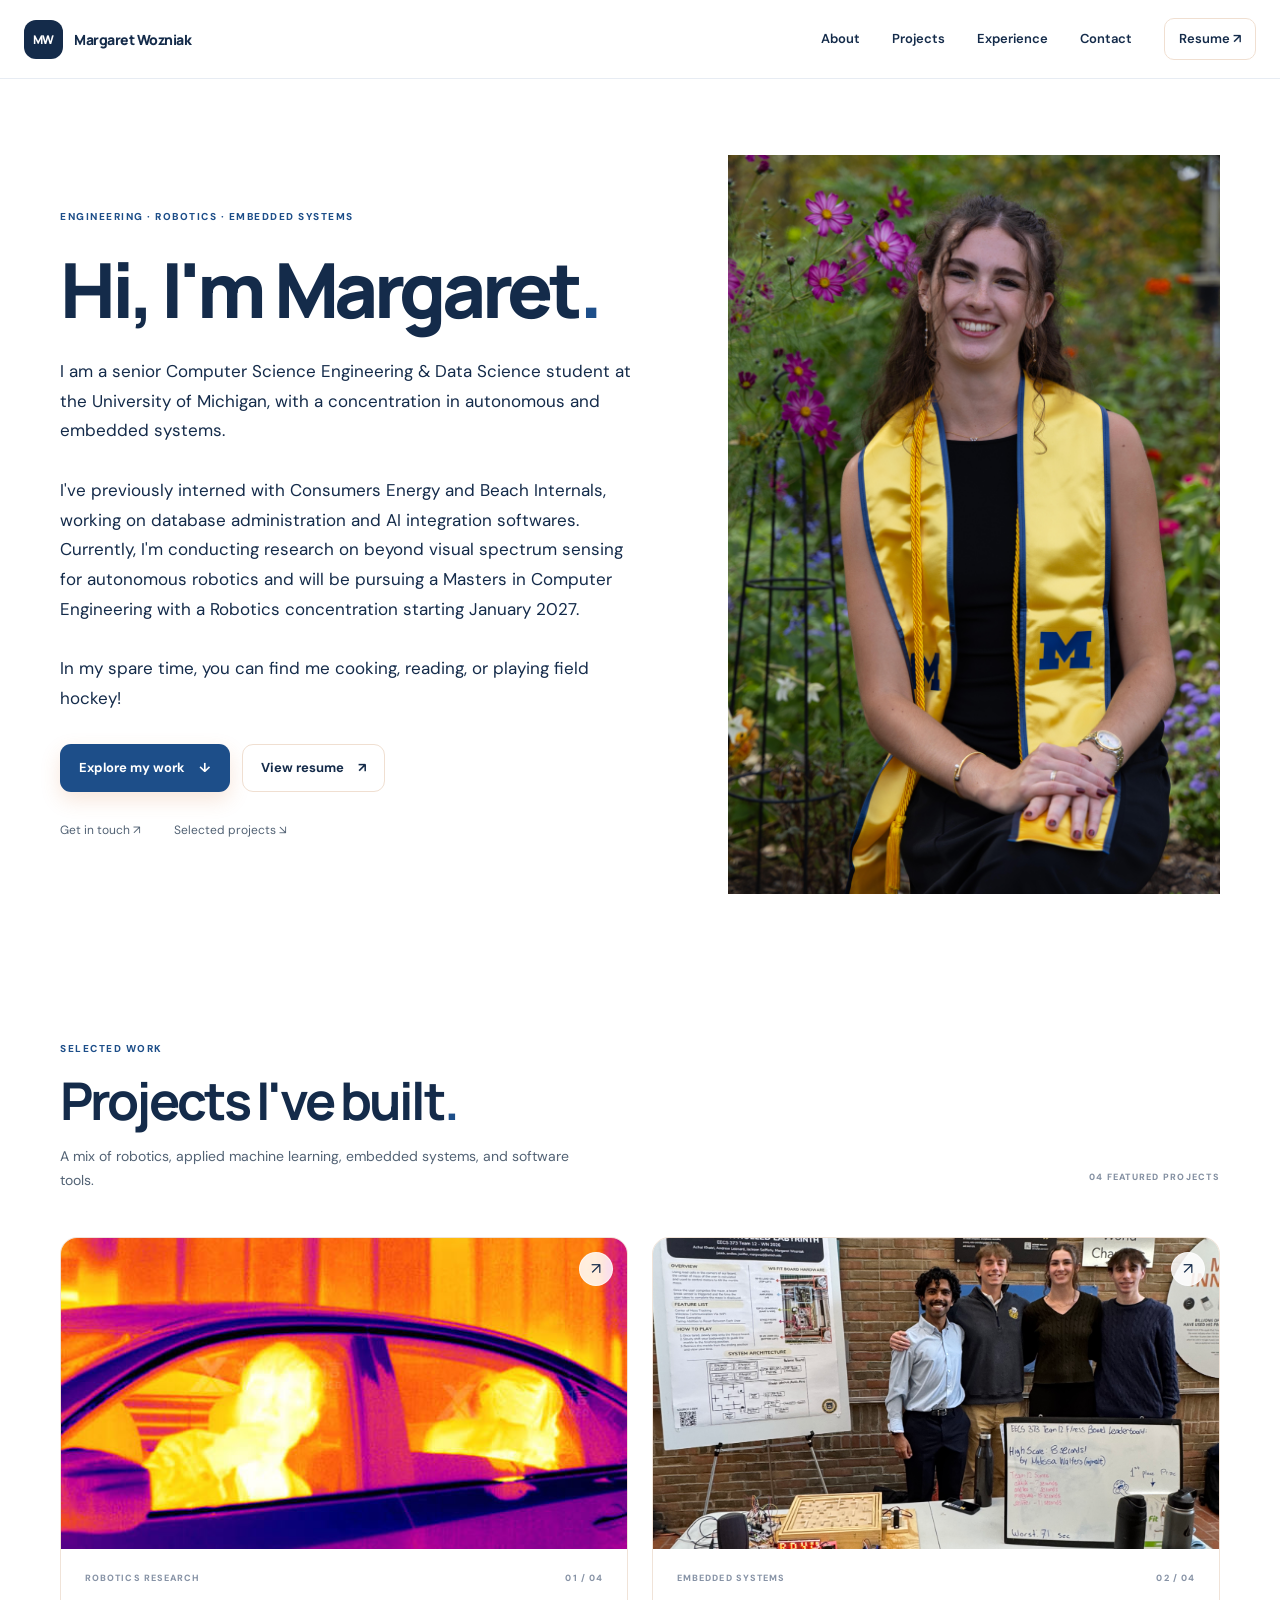
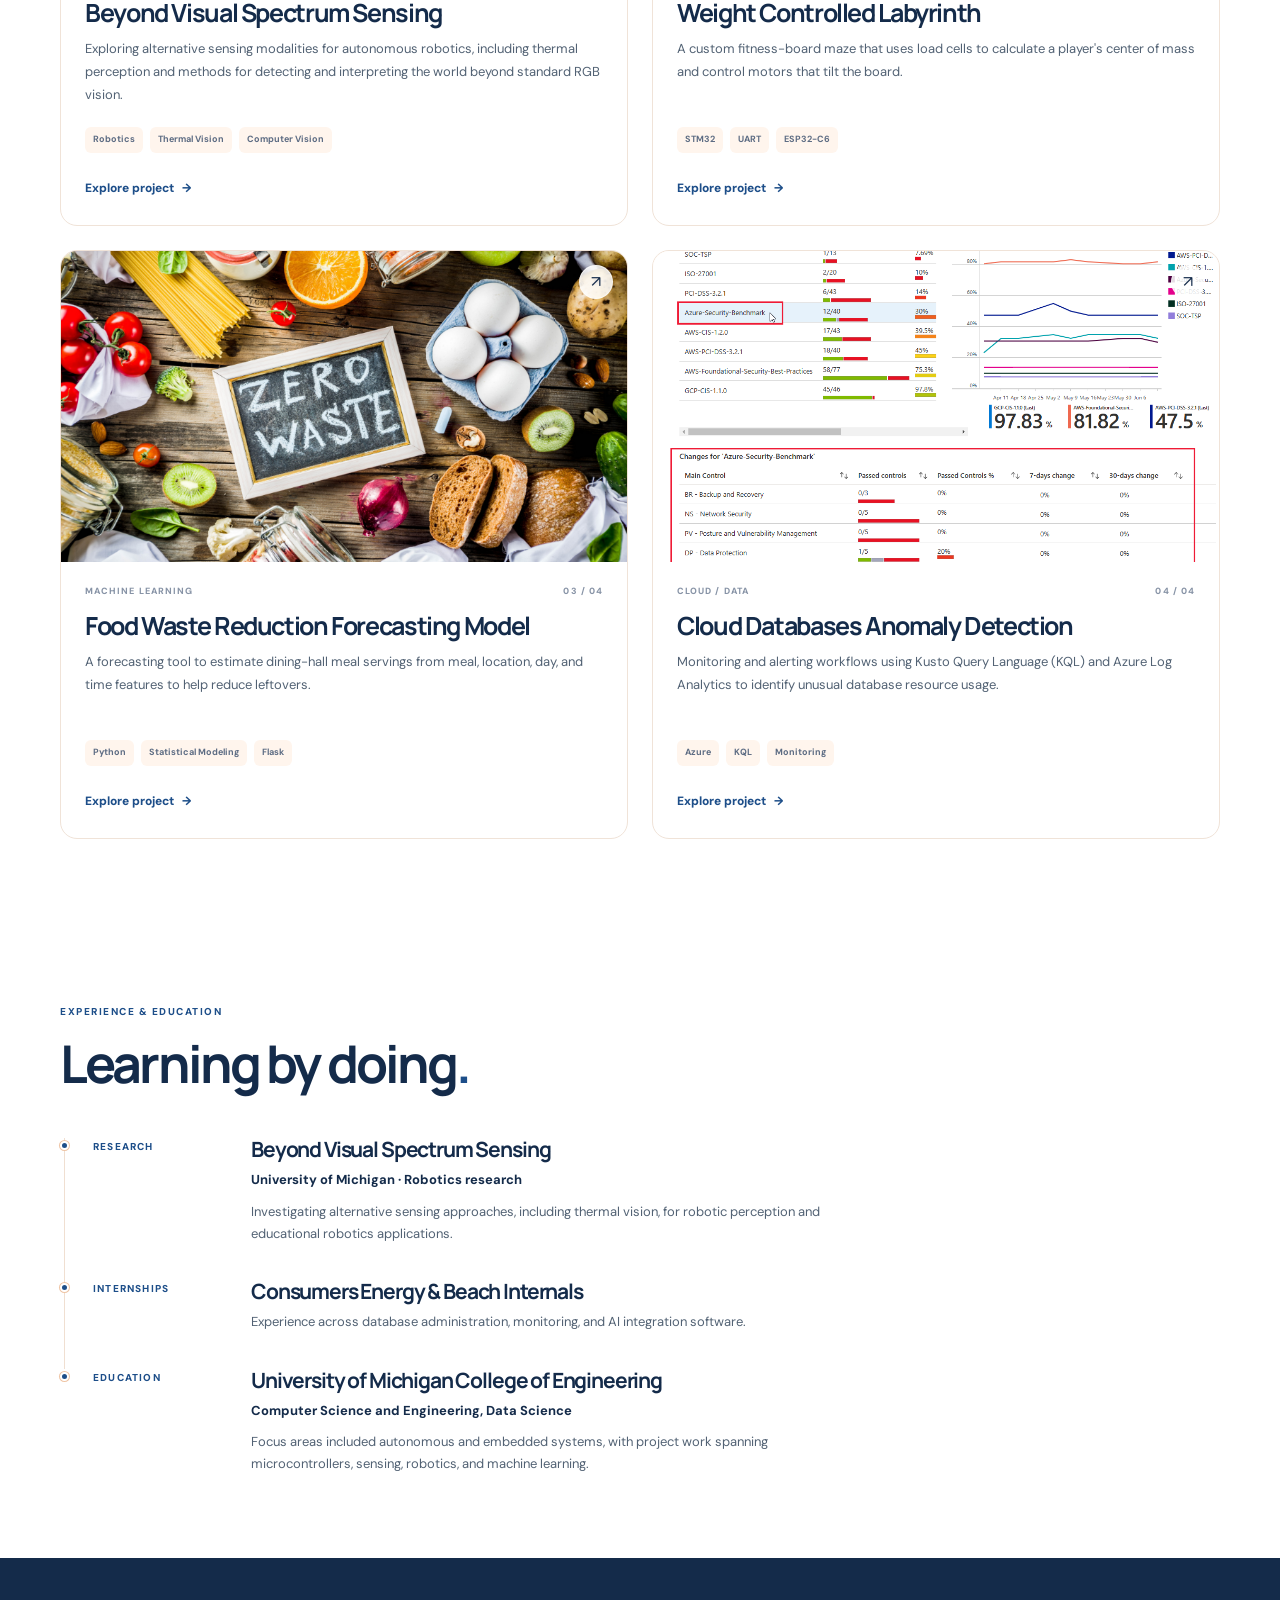
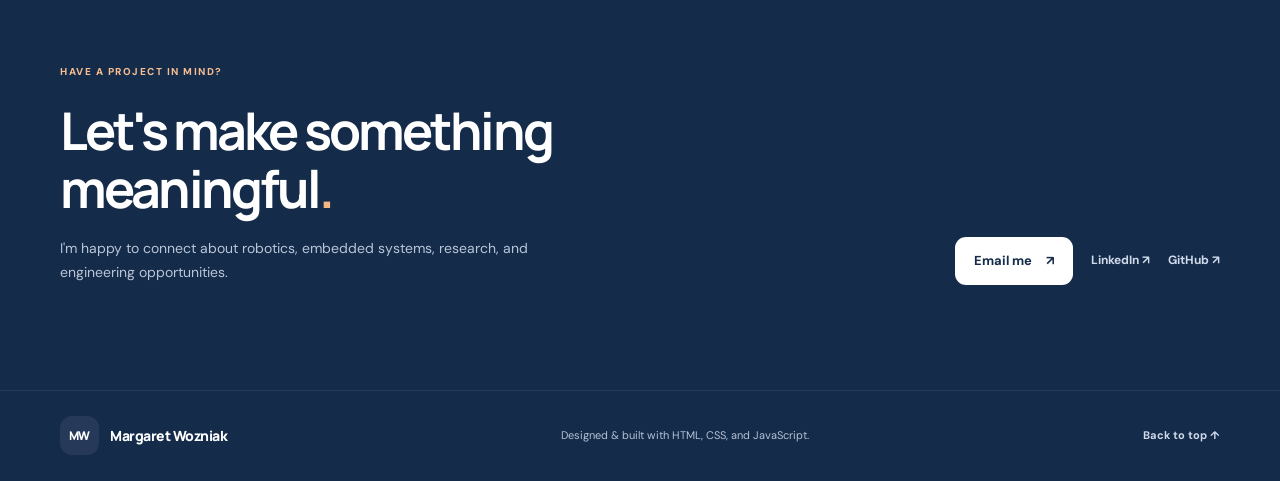
<file: index.html>
<!DOCTYPE html>
<html lang="en">
<head>
  <meta charset="UTF-8">
  <meta name="viewport" content="width=device-width, initial-scale=1">
  <meta name="description" content="Margaret Wozniak's engineering portfolio featuring robotics, embedded systems, sensing, machine learning, and software projects.">
  <meta name="theme-color" content="#f8fafc">
  <title>Margaret Wozniak | Engineering Portfolio</title>
  <link rel="preconnect" href="https://fonts.googleapis.com">
  <link rel="preconnect" href="https://fonts.gstatic.com" crossorigin>
  <link href="https://fonts.googleapis.com/css2?family=DM+Sans:wght@400;500;600;700&family=Manrope:wght@400;500;600;700;800&display=swap" rel="stylesheet">
  <link rel="stylesheet" href="css/style.css">
  <script src="js/main.js" defer></script>
</head>
<body>
  <a class="skip-link" href="#main">Skip to content</a>

  <header class="site-header">
    <div class="nav-shell">
      <a class="brand" href="#home" aria-label="Margaret Wozniak home">
        <span class="brand-mark">MW</span>
        <span class="brand-name">Margaret Wozniak</span>
      </a>

      <button class="menu-toggle" type="button" aria-expanded="false" aria-controls="primary-navigation">
        <span class="sr-only">Toggle navigation</span>
        <span></span><span></span><span></span>
      </button>

      <nav class="primary-nav" id="primary-navigation" aria-label="Primary navigation">
        <a href="#home">About</a>
        <a href="#projects">Projects</a>
        <a href="#experience">Experience</a>
        <a href="#contact">Contact</a>
        <a class="nav-resume" href="assets/documents/M.Wozniak Resume 2026.pdf" data-resume-popup>Resume <span aria-hidden="true">↗</span></a>
      </nav>
    </div>
  </header>

  <main id="main">
    <section class="hero section-shell" id="home">
      <div class="hero-copy reveal">
        <p class="eyebrow"></span> Engineering · Robotics · Embedded Systems</p>
        <h1>Hi, I'm Margaret<span class="period">.</span></h1>
        <p class="hero-lede original-intro">I am a senior Computer Science Engineering & Data Science student at the University of Michigan, with a concentration in autonomous and embedded systems. <br><br>I've previously interned with Consumers Energy and Beach Internals, working on database administration and AI integration softwares. Currently, I'm conducting research on beyond visual spectrum sensing for autonomous robotics and will be pursuing a Masters in Computer Engineering with a Robotics concentration starting January 2027. <br><br> In my spare time, you can find me cooking, reading, or playing field hockey!</p>
        <div class="hero-actions">
          <a class="button button-primary" href="#projects">Explore my work <span aria-hidden="true">↓</span></a>
          <a class="button button-secondary" href="assets/documents/M.Wozniak Resume 2026.pdf" data-resume-popup>View resume <span aria-hidden="true">↗</span></a>
        </div>
        <div class="hero-links" aria-label="Professional links">
          <a href="#contact">Get in touch <span aria-hidden="true">↗</span></a>
          <span class="link-divider" aria-hidden="true"></span>
          <a href="#projects">Selected projects <span aria-hidden="true">↘</span></a>
        </div>
      </div>

      <div class="hero-visual reveal" aria-label="Portfolio introduction illustration">
        <img src="assets/images/grad photo website.jpg" alt="Margaret Wozniak wearing a Michigan stole and honor cords in a garden.">
      </div>
    </section>
    <section class="section projects-section" id="projects">
      <div class="section-shell">
        <div class="section-heading section-heading-row reveal">
          <div>
            <p class="eyebrow">Selected work</p>
            <h2>Projects I've built<span class="period">.</span></h2>
            <p class="section-intro">A mix of robotics, applied machine learning, embedded systems, and software tools.</p>
          </div>
          <span class="project-count">04 FEATURED PROJECTS</span>
        </div>

        <div class="project-grid">
          <article class="project-card project-card-featured reveal">
            <a class="project-image image-thermal" href="projects/beyond-visual-spectrum-sensing.html" aria-label="View Beyond Visual Spectrum Sensing project">
              <div class="image-placeholder thermal-art" role="img" aria-label="Abstract thermal sensing illustration">
                <img src="assets/images/thermal.jpeg" alt="A thermal image of a driver in a car">
              </div>
              <span class="image-arrow" aria-hidden="true">↗</span>
            </a>
            <div class="project-body">
              <div class="project-meta"><span>ROBOTICS RESEARCH</span><span>01 / 04</span></div>
              <h3><a href="projects/beyond-visual-spectrum-sensing.html">Beyond Visual Spectrum Sensing</a></h3>
              <p>Exploring alternative sensing modalities for autonomous robotics, including thermal perception and methods for detecting and interpreting the world beyond standard RGB vision.</p>
              <div class="tag-list"><span>Robotics</span><span>Thermal Vision</span><span>Computer Vision</span></div>
              <a class="text-link" href="projects/beyond-visual-spectrum-sensing.html">Explore project <span aria-hidden="true">→</span></a>
            </div>
          </article>

          <article class="project-card reveal">
            <a class="project-image" href="projects/weight-controlled-labyrinth.html" aria-label="View Weight Controlled Labyrinth project">
              <div class="image-placeholder maze-art" role="img" aria-label="Abstract labyrinth and embedded control illustration">
                <img src="assets/images/IMG_4592.jpeg" alt="An image of four engineers and a weight controller labyrinth in an expo setting">
              </div>
              <span class="image-arrow" aria-hidden="true">↗</span>
            </a>
            <div class="project-body">
              <div class="project-meta"><span>EMBEDDED SYSTEMS</span><span>02 / 04</span></div>
              <h3><a href="projects/weight-controlled-labyrinth.html">Weight Controlled Labyrinth</a></h3>
              <p>A custom fitness-board maze that uses load cells to calculate a player's center of mass and control motors that tilt the board.</p>
              <div class="tag-list"><span>STM32</span><span>UART</span><span>ESP32-C6</span></div>
              <a class="text-link" href="projects/weight-controlled-labyrinth.html">Explore project <span aria-hidden="true">→</span></a>
            </div>
          </article>

          <article class="project-card reveal">
            <a class="project-image" href="projects/food-waste-forecasting.html" aria-label="View Food Waste Reduction Forecasting Model project">
              <div class="image-placeholder forecast-art" role="img" aria-label="Abstract forecasting chart illustration">
                <img src="assets/images/Food waste.webp" alt="An image showing food with reduce food waste written in the middle">
              </div>
              <span class="image-arrow" aria-hidden="true">↗</span>
            </a>
            <div class="project-body">
              <div class="project-meta"><span>MACHINE LEARNING</span><span>03 / 04</span></div>
              <h3><a href="projects/food-waste-forecasting.html">Food Waste Reduction Forecasting Model</a></h3>
              <p>A forecasting tool to estimate dining-hall meal servings from meal, location, day, and time features to help reduce leftovers.</p>
              <div class="tag-list"><span>Python</span><span>Statistical Modeling</span><span>Flask</span></div>
              <a class="text-link" href="projects/food-waste-forecasting.html">Explore project <span aria-hidden="true">→</span></a>
            </div>
          </article>

          <article class="project-card reveal">
            <a class="project-image" href="projects/cloud-database-anomaly-detection.html" aria-label="View Cloud Databases Anomaly Detection project">
              <div class="image-placeholder cloud-art" role="img" aria-label="Abstract cloud monitoring dashboard illustration">
                <img src="assets/images/compliance-over-time-details.png" alt="An image showing an Azure monitoring dashboard">
              </div>
              <span class="image-arrow" aria-hidden="true">↗</span>
            </a>
            <div class="project-body">
              <div class="project-meta"><span>CLOUD / DATA</span><span>04 / 04</span></div>
              <h3><a href="projects/cloud-database-anomaly-detection.html">Cloud Databases Anomaly Detection</a></h3>
              <p>Monitoring and alerting workflows using Kusto Query Language (KQL) and Azure Log Analytics to identify unusual database resource usage.</p>
              <div class="tag-list"><span>Azure</span><span>KQL</span><span>Monitoring</span></div>
              <a class="text-link" href="projects/cloud-database-anomaly-detection.html">Explore project <span aria-hidden="true">→</span></a>
            </div>
          </article>
        </div>
      </div>
    </section>

    <section class="section section-shell experience-section" id="experience">
      <div class="section-heading reveal">
        <p class="eyebrow">Experience & education</p>
        <h2>Learning by doing<span class="period">.</span></h2>
      </div>
      <div class="timeline">
        <article class="timeline-item reveal">
          <div class="timeline-marker"></div>
          <div class="timeline-date">RESEARCH</div>
          <div class="timeline-content">
            <h3>Beyond Visual Spectrum Sensing</h3>
            <p class="timeline-subtitle">University of Michigan · Robotics research</p>
            <p>Investigating alternative sensing approaches, including thermal vision, for robotic perception and educational robotics applications.</p>
          </div>
        </article>
        <article class="timeline-item reveal">
          <div class="timeline-marker"></div>
          <div class="timeline-date">INTERNSHIPS</div>
          <div class="timeline-content">
            <h3>Consumers Energy & Beach Internals</h3>
            <p>Experience across database administration, monitoring, and AI integration software.</p>
          </div>
        </article>
        <article class="timeline-item reveal">
          <div class="timeline-marker"></div>
          <div class="timeline-date">EDUCATION</div>
          <div class="timeline-content">
            <h3>University of Michigan College of Engineering</h3>
            <p class="timeline-subtitle">Computer Science and Engineering, Data Science</p>
            <p>Focus areas included autonomous and embedded systems, with project work spanning microcontrollers, sensing, robotics, and machine learning.</p>
          </div>
        </article>
      </div>
    </section>

    <section class="contact-section" id="contact">
      <div class="section-shell contact-inner reveal">
        <div>
          <p class="eyebrow eyebrow-light">Have a project in mind?</p>
          <h2>Let's make something<br>meaningful<span class="contact-period">.</span></h2>
          <p>I'm happy to connect about robotics, embedded systems, research, and engineering opportunities.</p>
        </div>
        <div class="contact-actions">
          <a class="button button-light" href="mailto:margwoz@umich.edu">Email me <span aria-hidden="true">↗</span></a>
          <a class="contact-social" href="https://www.linkedin.com/in/margaret-wozniak/" aria-label="www.linkedin.com/in/margaret-wozniak">LinkedIn <span aria-hidden="true">↗</span></a>
          <a class="contact-social" href="https://github.com/margwoz" aria-label="https://github.com/margwoz">GitHub <span aria-hidden="true">↗</span></a>
        </div>
      </div>
    </section>
  </main>


  <dialog class="resume-dialog" id="resume-dialog" aria-labelledby="resume-dialog-title">
    <div class="resume-dialog-header">
      <div><p class="eyebrow">Curriculum vitae</p><h2 id="resume-dialog-title">Resume</h2></div>
      <button class="resume-close" type="button" aria-label="Close resume preview" data-resume-close>×</button>
    </div>
    <div class="resume-preview">
      <iframe title="Resume PDF preview" src="assets/documents/M.Wozniak Resume 2026.pdf#view=FitH"></iframe>
      <div class="resume-missing">
        <h3>Add your resume PDF</h3>
        <p>Place your file at <code>assets/documents/resume.pdf</code> to display it here.</p>
      </div>
    </div>
    <div class="resume-dialog-footer"><a class="button button-primary" href="assets/documents/M.Wozniak Resume 2026.pdf.pdf" download>Download PDF <span aria-hidden="true">↓</span></a><button class="button button-secondary" type="button" data-resume-close>Close</button></div>
  </dialog>

  <footer class="site-footer">
    <div class="section-shell footer-inner">
      <a class="brand footer-brand" href="#home"><span class="brand-mark">MW</span><span class="brand-name">Margaret Wozniak</span></a>
      <p>Designed & built with HTML, CSS, and JavaScript.</p>
      <a class="back-to-top" href="#home">Back to top ↑</a>
    </div>
  </footer>
</body>
</html>
</file>
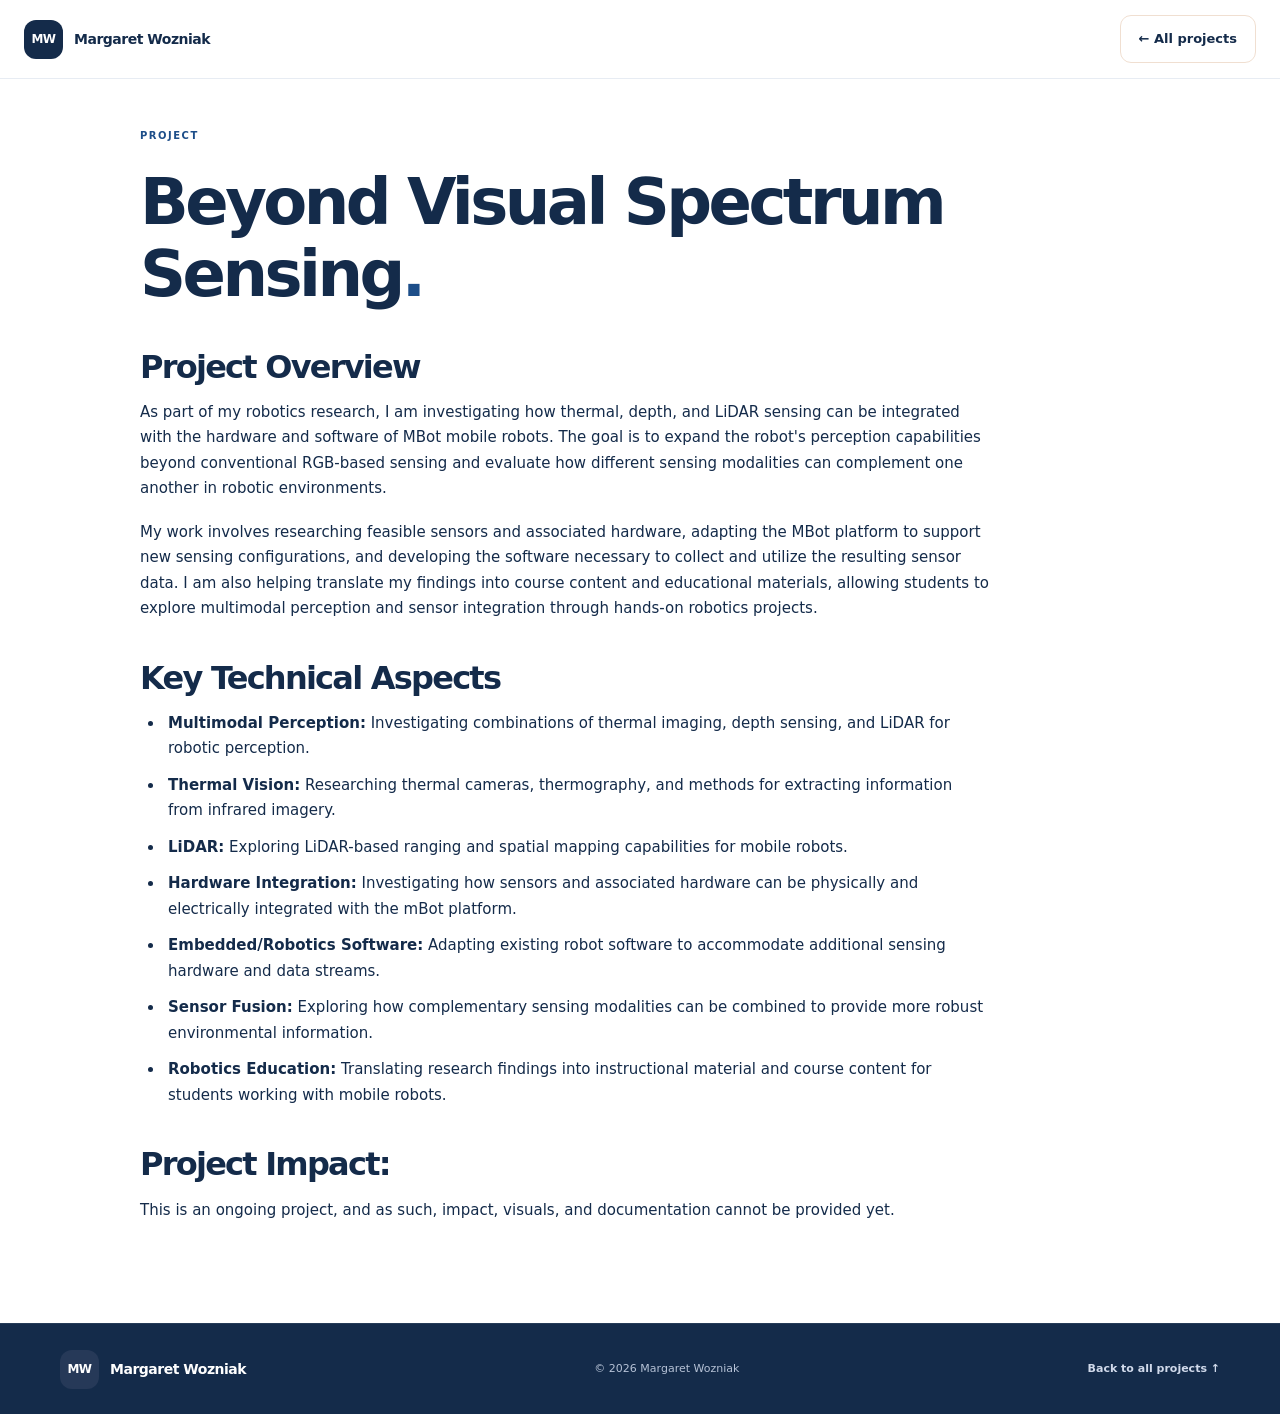
<file: beyond-visual-spectrum-sensing.html>
<!DOCTYPE html>
<html lang="en">
<head>
  <meta charset="UTF-8">
  <meta name="viewport" content="width=device-width, initial-scale=1">
  <meta name="description" content="Research into thermal, depth, and LiDAR sensing for autonomous robotics.">
  <title>Beyond Visual Spectrum Sensing | Margaret Wozniak</title>
  <link rel="stylesheet" href="../css/style.css">
  <script src="../js/main.js" defer></script>
</head>
<body>
  <header class="site-header">
    <div class="nav-shell">
      <a class="brand" href="../index.html"><span class="brand-mark">MW</span><span class="brand-name">Margaret Wozniak</span></a>
      <a class="button button-secondary" href="../index.html#projects">← All projects</a>
    </div>
  </header>
  <main class="section section-shell project-detail">
    <p class="eyebrow">Project</p>
    <h1>Beyond Visual Spectrum Sensing<span class="period">.</span></h1>
    
    <section class="project-copy">
      <h2>Project Overview</h2>
      <p>As part of my robotics research, I am investigating how thermal, depth, and LiDAR sensing can be integrated with the hardware and software of MBot mobile robots. The goal is to expand the robot's perception capabilities beyond conventional RGB-based sensing and evaluate how different sensing modalities can complement one another in robotic environments.</p>
      <p>My work involves researching feasible sensors and associated hardware, adapting the MBot platform to support new sensing configurations, and developing the software necessary to collect and utilize the resulting sensor data. I am also helping translate my findings into course content and educational materials, allowing students to explore multimodal perception and sensor integration through hands-on robotics projects.</p>
      <h2>Key Technical Aspects</h2>
      <ul class="original-project-list"><li><b>Multimodal Perception:</b> Investigating combinations of thermal imaging, depth sensing, and LiDAR for robotic perception.</li><li><b>Thermal Vision:</b> Researching thermal cameras, thermography, and methods for extracting information from infrared imagery.</li><li><b>LiDAR:</b> Exploring LiDAR-based ranging and spatial mapping capabilities for mobile robots.</li><li><b>Hardware Integration:</b> Investigating how sensors and associated hardware can be physically and electrically integrated with the mBot platform.</li><li><b>Embedded/Robotics Software:</b> Adapting existing robot software to accommodate additional sensing hardware and data streams.</li><li><b>Sensor Fusion:</b> Exploring how complementary sensing modalities can be combined to provide more robust environmental information.</li><li><b>Robotics Education:</b> Translating research findings into instructional material and course content for students working with mobile robots.</li></ul>
      <h2>Project Impact:</h2>
      <p>This is an ongoing project, and as such, impact, visuals, and documentation cannot be provided yet.</p>
    </section>
  </main>
  <footer class="site-footer"><div class="footer-inner section-shell"><a class="brand footer-brand" href="../index.html"><span class="brand-mark">MW</span><span class="brand-name">Margaret Wozniak</span></a><p>© 2026 Margaret Wozniak</p><a class="back-to-top" href="../index.html#projects">Back to all projects ↑</a></div></footer>
</body>
</html>
</file>
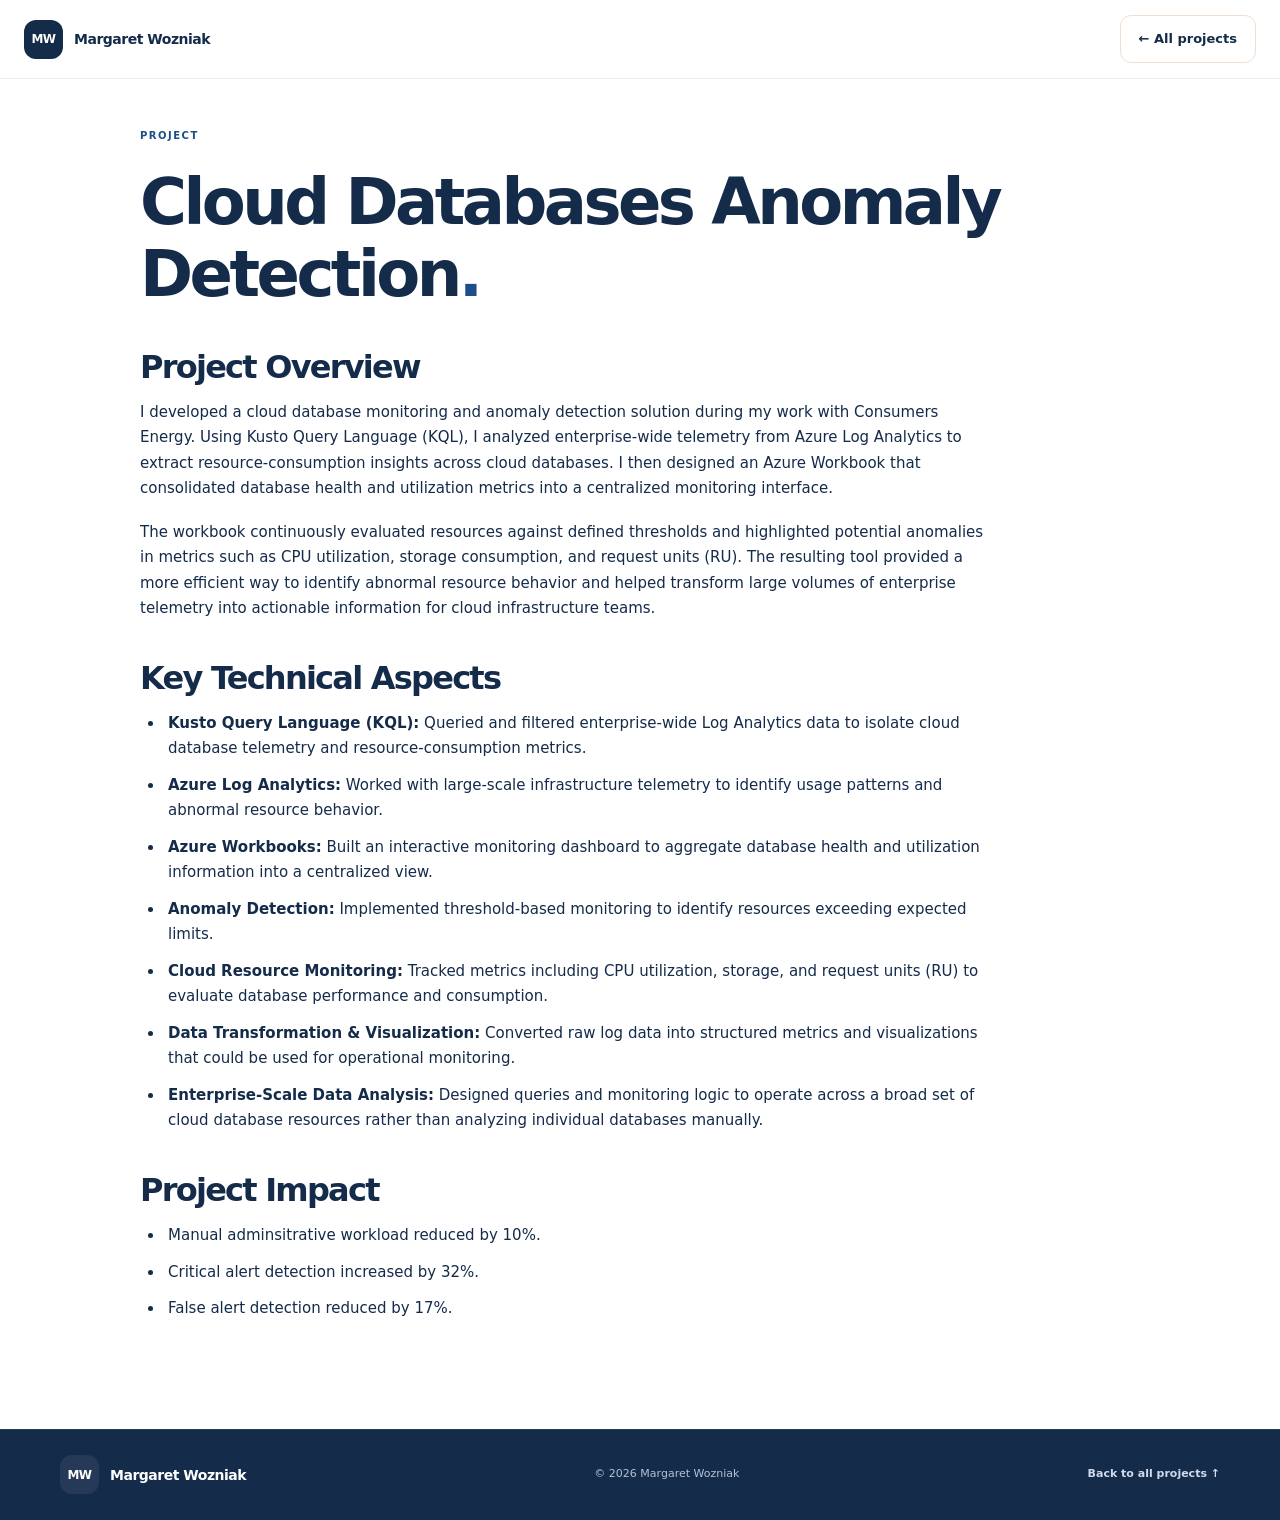
<file: cloud-database-anomaly-detection.html>
<!DOCTYPE html>
<html lang="en">
<head>
  <meta charset="UTF-8">
  <meta name="viewport" content="width=device-width, initial-scale=1">
  <meta name="description" content="Cloud database monitoring and anomaly detection using Azure Log Analytics, KQL, and Azure Workbooks.">
  <title>Cloud Databases Anomaly Detection | Margaret Wozniak</title>
  <link rel="stylesheet" href="../css/style.css">
  <script src="../js/main.js" defer></script>
</head>
<body>
  <header class="site-header">
    <div class="nav-shell">
      <a class="brand" href="../index.html"><span class="brand-mark">MW</span><span class="brand-name">Margaret Wozniak</span></a>
      <a class="button button-secondary" href="../index.html#projects">← All projects</a>
    </div>
  </header>
  <main class="section section-shell project-detail">
    <p class="eyebrow">Project</p>
    <h1>Cloud Databases Anomaly Detection<span class="period">.</span></h1>
    
    <section class="project-copy">
      <h2>Project Overview</h2>
      <p>I developed a cloud database monitoring and anomaly detection solution during my work with Consumers Energy. Using Kusto Query Language (KQL), I analyzed enterprise-wide telemetry from Azure Log Analytics to extract resource-consumption insights across cloud databases. I then designed an Azure Workbook that consolidated database health and utilization metrics into a centralized monitoring interface.</p>
      <p>The workbook continuously evaluated resources against defined thresholds and highlighted potential anomalies in metrics such as CPU utilization, storage consumption, and request units (RU). The resulting tool provided a more efficient way to identify abnormal resource behavior and helped transform large volumes of enterprise telemetry into actionable information for cloud infrastructure teams.</p>
      <h2>Key Technical Aspects</h2>
      <ul class="original-project-list"><li><b>Kusto Query Language (KQL):</b> Queried and filtered enterprise-wide Log Analytics data to isolate cloud database telemetry and resource-consumption metrics.</li><li><b>Azure Log Analytics:</b> Worked with large-scale infrastructure telemetry to identify usage patterns and abnormal resource behavior.</li><li><b>Azure Workbooks:</b> Built an interactive monitoring dashboard to aggregate database health and utilization information into a centralized view.</li><li><b>Anomaly Detection:</b> Implemented threshold-based monitoring to identify resources exceeding expected limits.</li><li><b>Cloud Resource Monitoring:</b> Tracked metrics including CPU utilization, storage, and request units (RU) to evaluate database performance and consumption.</li><li><b>Data Transformation & Visualization:</b> Converted raw log data into structured metrics and visualizations that could be used for operational monitoring.</li><li><b>Enterprise-Scale Data Analysis:</b> Designed queries and monitoring logic to operate across a broad set of cloud database resources rather than analyzing individual databases manually.</li></ul>
      <h2>Project Impact</h2>
      <ul class="original-project-list"><li>Manual adminsitrative workload reduced by 10%.</li><li>Critical alert detection increased by 32%.</li><li>False alert detection reduced by 17%.</li></ul>
    </section>
  </main>
  <footer class="site-footer"><div class="footer-inner section-shell"><a class="brand footer-brand" href="../index.html"><span class="brand-mark">MW</span><span class="brand-name">Margaret Wozniak</span></a><p>© 2026 Margaret Wozniak</p><a class="back-to-top" href="../index.html#projects">Back to all projects ↑</a></div></footer>
</body>
</html>
</file>
<file: css/style.css>
/* Margaret Wozniak portfolio — shared styles */
:root {
  color-scheme: light;
  --navy: #142B4A;
  --blue: #1D4E89;
  --blue-dark: #163B68;
  --orange: #B94E00;
  --orange-dark: #963F00;
  --background: #FFFFFF;
  --blue-pale: #EAF2F8;
  --orange-pale: #FFF1E6;
  --ink: #142B4A;
  --body-text: #263548;
  --muted: #526274;
  --border: #B8C8D8;
  --radius: 20px;
  --shadow: 0 18px 50px rgba(24, 45, 82, .08);
  --font-body: "DM Sans", system-ui, -apple-system, BlinkMacSystemFont, "Segoe UI", sans-serif;
  --font-heading: "Manrope", var(--font-body);
}
* { box-sizing: border-box; }
html { scroll-behavior: smooth; scroll-padding-top: 92px; }
body { margin: 0; color: var(--ink); background: var(--paper); font-family: var(--font-body); line-height: 1.7; -webkit-font-smoothing: antialiased; }
body.menu-open { overflow: hidden; }
a { color: inherit; text-decoration: none; }
a:focus-visible, button:focus-visible { outline: 3px solid #f0a66d; outline-offset: 4px; }
img { max-width: 100%; display: block; }
button, input, textarea { font: inherit; }
::selection { color: #fff; background: var(--blue); }
.skip-link { position: absolute; z-index: 1000; top: -60px; left: 16px; padding: 10px 14px; background: var(--ink); color: #fff; border-radius: 8px; }
.skip-link:focus { top: 12px; }
.sr-only { position: absolute; width: 1px; height: 1px; padding: 0; margin: -1px; overflow: hidden; clip: rect(0,0,0,0); white-space: nowrap; border: 0; }
.section-shell { width: min(1160px, calc(100% - 48px)); margin-inline: auto; }
.site-header { position: sticky; z-index: 100; top: 0; border-bottom: 1px solid rgba(228,233,241,.86); background: rgba(255,255,255,.88); backdrop-filter: blur(16px); }
.nav-shell { width: min(1240px, calc(100% - 48px)); min-height: 78px; margin: auto; display: flex; align-items: center; justify-content: space-between; gap: 32px; }
.brand { display: inline-flex; align-items: center; gap: 11px; flex-shrink: 0; }
.brand-mark { display: grid; place-items: center; width: 39px; height: 39px; border-radius: 12px; background: var(--ink); color: #fff; font: 800 12px var(--font-heading); letter-spacing: -.04em; }
.brand-name { font: 800 14px var(--font-heading); letter-spacing: -.035em; }
.primary-nav { display: flex; align-items: center; gap: clamp(18px, 2.5vw, 34px); }
.primary-nav > a { color: var(--ink-soft); font-size: 13px; font-weight: 600; transition: color .2s ease; }
.primary-nav > a:hover, .primary-nav > a[aria-current="location"] { color: var(--blue); }
.primary-nav .nav-resume { padding: 9px 14px; border: 1px solid #f0dfd1; border-radius: 10px; color: var(--ink); }
.primary-nav .nav-resume:hover { border-color: var(--blue); background: var(--blue-pale); }
.menu-toggle { display: none; border: 0; padding: 8px; background: transparent; color: var(--ink); cursor: pointer; }
.menu-toggle span:not(.sr-only) { display: block; width: 23px; height: 2px; margin: 5px 0; border-radius: 2px; background: currentColor; transition: transform .2s ease, opacity .2s ease; }
.hero { display: grid; grid-template-columns: 1.08fr .92fr; align-items: center; gap: clamp(40px, 7vw, 94px); padding-block: clamp(42px, 6vw, 76px) 64px; min-height: 540px; }
.eyebrow { display: flex; align-items: center; gap: 9px; margin: 0 0 22px; color: var(--blue); font-size: 10px; font-weight: 800; letter-spacing: .15em; text-transform: uppercase; }
.status-dot, .chip-pulse { width: 7px; height: 7px; border-radius: 50%; background: #3bbd8a; box-shadow: 0 0 0 4px #fff0e4; }
h1, h2, h3, p { margin-top: 0; }
h1, h2, h3 { font-family: var(--font-heading); letter-spacing: -.055em; line-height: 1.13; }
h1 { max-width: 660px; margin-bottom: 24px; font-size: clamp(46px, 6vw, 76px); font-weight: 800; }
.period { color: var(--blue); }
.hero-lede { max-width: 600px; margin-bottom: 15px; color: var(--ink-soft); font-size: clamp(17px, 1.8vw, 20px); line-height: 1.65; }
.hero-context { max-width: 560px; color: var(--muted); font-size: 14px; }
.hero-actions { display: flex; flex-wrap: wrap; gap: 12px; margin-top: 30px; }
.button { display: inline-flex; min-height: 48px; align-items: center; justify-content: center; gap: 14px; padding: 12px 18px; border: 1px solid transparent; border-radius: 11px; font-size: 13px; font-weight: 700; transition: transform .2s ease, background .2s ease, box-shadow .2s ease; }
.button:hover { transform: translateY(-2px); }
.button-primary { background: var(--blue); color: #fff; box-shadow: 0 8px 20px rgba(217,119,54,.18); }
.button-primary:hover { background: var(--blue-dark); box-shadow: 0 12px 24px rgba(217,119,54,.24); }
.button-secondary { border-color: #f0dfd1; background: #fff; color: var(--ink); }
.button-secondary:hover { border-color: #f0c7a7; background: var(--paper-soft); }
.hero-links { display: flex; align-items: center; gap: 16px; margin-top: 28px; color: var(--muted); font-size: 12px; }
.hero-links a:hover { color: var(--blue); }
.link-divider { width: 1px; height: 14px; background: var(--line); }
.hero-visual { position: relative; display: grid; place-items: center; min-height: 390px; isolation: isolate; }
.visual-grid { position: absolute; z-index: -2; inset: 0; background-image: linear-gradient(rgba(217,119,54,.08) 1px, transparent 1px), linear-gradient(90deg, rgba(217,119,54,.08) 1px, transparent 1px); background-size: 28px 28px; mask-image: radial-gradient(ellipse, #000 12%, transparent 73%); }
.visual-orbit { position: absolute; z-index: -1; border: 1px solid rgba(217,119,54,.18); border-radius: 50%; transform: rotate(-23deg); }
.orbit-one { width: 360px; height: 235px; }
.orbit-two { width: 430px; height: 290px; transform: rotate(37deg); border-color: rgba(217,119,54,.12); }
.visual-card { position: relative; width: min(340px, 82%); padding: 22px; border: 1px solid rgba(255,255,255,.9); border-radius: 22px; background: linear-gradient(145deg, rgba(255,255,255,.97), rgba(242,246,255,.94)); box-shadow: 0 24px 80px rgba(139,77,35,.15); transform: rotate(-3deg); }
.visual-card-top { display: flex; align-items: center; gap: 5px; padding-bottom: 19px; border-bottom: 1px solid #f0e3d8; }
.mini-dot { width: 6px; height: 6px; border-radius: 50%; background: #c6d0e1; }
.visual-label { margin-left: auto; color: #7c8ba3; font-size: 8px; font-weight: 800; letter-spacing: .12em; }
.visual-monogram { margin-top: 24px; color: var(--ink); font: 800 clamp(64px, 8vw, 88px)/1 var(--font-heading); letter-spacing: -.09em; }
.visual-monogram span { color: var(--blue); }
.visual-card p { margin: 13px 0 25px; color: #596b86; font: 600 17px/1.5 var(--font-heading); }
.visual-tags { display: flex; flex-wrap: wrap; gap: 7px; }
.visual-tags span { padding: 5px 9px; border: 1px solid #f0dfd1; border-radius: 7px; background: #fff; color: #50617c; font-size: 10px; font-weight: 700; }
.floating-chip { position: absolute; display: flex; align-items: center; gap: 9px; padding: 11px 14px; border: 1px solid #f0dfd1; border-radius: 12px; background: rgba(255,255,255,.96); box-shadow: 0 12px 35px rgba(139,77,35,.10); color: var(--ink-soft); font-size: 11px; font-weight: 700; animation: float 5s ease-in-out infinite; }
.chip-top { top: 53px; right: -2px; }
.chip-bottom { bottom: 48px; left: 0; animation-delay: -2.5s; }
.chip-icon { display: grid; place-items: center; width: 24px; height: 24px; border-radius: 7px; background: var(--blue-pale); color: var(--blue); font-size: 15px; }
.chip-pulse { width: 7px; height: 7px; }
.visual-spark { position: absolute; color: var(--blue); font-size: 26px; }
.spark-one { top: 30px; left: 50px; }
.spark-two { right: 35px; bottom: 55px; font-size: 32px; }
.quick-facts { display: grid; grid-template-columns: repeat(4, 1fr); border-top: 1px solid var(--line); border-bottom: 1px solid var(--line); padding-block: 22px; }
.fact { display: flex; align-items: center; gap: 12px; padding-inline: 18px; color: var(--ink-soft); font-size: 12px; font-weight: 700; }
.fact:first-child { padding-left: 0; }
.fact + .fact { border-left: 1px solid var(--line); }
.fact-number { color: var(--blue); font-size: 10px; font-weight: 800; letter-spacing: .08em; }
.section { padding-block: clamp(52px, 6.5vw, 82px); }
.section-heading { margin-bottom: 44px; }
.section-heading .eyebrow { margin-bottom: 15px; }
.section-heading h2, .contact-inner h2 { margin-bottom: 0; font-size: clamp(34px, 4.6vw, 52px); }
.muted-heading { color: #8490a2; }
.about-layout { display: grid; grid-template-columns: 1.25fr .75fr; gap: clamp(40px, 8vw, 110px); }
.about-main { max-width: 680px; color: var(--ink-soft); font-size: 15px; }
.about-main p { margin-bottom: 18px; }
.about-main .large-copy { margin-bottom: 18px; color: var(--ink); font: 700 22px/1.5 var(--font-heading); letter-spacing: -.035em; }
.about-aside { align-self: start; padding: 28px; border: 1px solid var(--line); border-radius: var(--radius); background: var(--paper-soft); }
.aside-icon { display: grid; place-items: center; width: 42px; height: 42px; margin-bottom: 18px; border-radius: 12px; background: var(--blue-pale); color: var(--blue); font-size: 22px; }
.about-aside h3 { margin-bottom: 10px; font-size: 20px; }
.about-aside p { color: var(--muted); font-size: 13px; }
.skill-list, .tag-list { display: flex; flex-wrap: wrap; gap: 7px; }
.skill-list span { padding: 6px 9px; border: 1px solid #f1dfd1; border-radius: 7px; background: #fff; color: #53647c; font-size: 10px; font-weight: 700; }
.projects-section { background: var(--paper-soft); }
.section-heading-row { display: flex; align-items: end; justify-content: space-between; gap: 24px; }
.section-intro { max-width: 530px; margin: 15px 0 0; color: var(--muted); font-size: 14px; }
.project-count { padding-bottom: 8px; color: #8490a2; font-size: 9px; font-weight: 800; letter-spacing: .14em; white-space: nowrap; }
.project-grid { display: grid; grid-template-columns: repeat(2, minmax(0, 1fr)); gap: 24px; }
.project-card { overflow: hidden; border: 1px solid #f0e3d8; border-radius: 17px; background: #fff; transition: transform .25s ease, box-shadow .25s ease, border-color .25s ease; }
.project-card:hover { transform: translateY(-5px); border-color: #f0d9c7; box-shadow: var(--shadow); }
.project-image { position: relative; display: block; overflow: hidden; aspect-ratio: 1.82 / 1; background: #fff0e4; }
.image-placeholder { position: absolute; inset: 0; overflow: hidden; }
.image-placeholder img {display: block; width: 100%; height: 100%; object-fit: cover; object-position: center; }
.image-caption { position: absolute; right: 18px; bottom: 15px; z-index: 3; color: rgba(255,255,255,.84); font-size: 8px; font-weight: 800; letter-spacing: .16em; }
.image-arrow { position: absolute; z-index: 4; top: 14px; right: 14px; display: grid; place-items: center; width: 34px; height: 34px; border: 1px solid rgba(255,255,255,.5); border-radius: 50%; background: rgba(255,255,255,.86); color: var(--ink); font-size: 16px; transition: transform .2s ease; }
.project-card:hover .image-arrow { transform: translate(2px, -2px); }
.thermal-art { background: radial-gradient(circle at 53% 48%, #fff0b8 0 6%, #ffb47d 7% 14%, #e98962 25%, #c65f43 48%, #713c35 80%); }
.thermal-sun { position: absolute; top: 22%; left: 43%; width: 92px; height: 92px; border-radius: 50%; background: radial-gradient(circle, #fff5c2, #ffb07e 50%, rgba(255,144,149,.2) 72%); filter: blur(1px); }
.thermal-ring { position: absolute; top: 50%; left: 50%; border: 1px solid rgba(255,255,255,.28); border-radius: 50%; transform: translate(-50%,-50%); }
.ring-a { width: 210px; height: 130px; }
.ring-b { width: 330px; height: 220px; }
.maze-art { background: linear-gradient(135deg, #5b342e, #a95839 65%, #e2a16f); }
.maze-lines { position: absolute; inset: 12% 15%; opacity: .9; background: repeating-linear-gradient(90deg, transparent 0 28px, rgba(255,229,195,.75) 29px 32px, transparent 33px 55px), repeating-linear-gradient(0deg, transparent 0 28px, rgba(255,229,195,.75) 29px 32px, transparent 33px 55px); mask-image: radial-gradient(ellipse, #000 20%, transparent 78%); transform: rotate(-13deg) scale(1.15); }
.maze-ball { position: absolute; top: 43%; left: 55%; width: 25px; height: 25px; border: 5px solid rgba(255,255,255,.85); border-radius: 50%; background: #ffe0a3; box-shadow: 0 0 22px #ffe0a3; }
.forecast-art { background: linear-gradient(145deg, #58362f, #a95d3c 60%, #d98b58); }
.chart-axis { position: absolute; inset: 22% 12% 20%; border-left: 1px solid rgba(255,245,230,.55); border-bottom: 1px solid rgba(255,245,230,.55); }
.chart-bars { position: absolute; inset: 30% 18% 20%; display: flex; align-items: end; gap: 10px; }
.chart-bars i { flex: 1; border-radius: 4px 4px 0 0; background: linear-gradient(#ffd39d, #dc814d); }
.chart-bars i:nth-child(1) { height: 28%; }.chart-bars i:nth-child(2) { height: 44%; }.chart-bars i:nth-child(3) { height: 37%; }.chart-bars i:nth-child(4) { height: 65%; }.chart-bars i:nth-child(5) { height: 54%; }.chart-bars i:nth-child(6) { height: 82%; }.chart-bars i:nth-child(7) { height: 72%; }
.chart-line { position: absolute; top: 30%; left: 21%; width: 65%; height: 42%; border-top: 3px solid #fff0c9; transform: skewY(-16deg); filter: drop-shadow(0 0 5px rgba(255,225,170,.4)); }
.cloud-art { background: linear-gradient(135deg, #fff0dd, #f2b985 55%, #d97736); }
.cloud-shape { position: absolute; top: 22%; left: 20%; width: 170px; height: 75px; border-radius: 50px; background: rgba(255,255,255,.45); filter: blur(1px); }
.cloud-shape:before, .cloud-shape:after { content: ""; position: absolute; bottom: 15px; border-radius: 50%; background: inherit; }
.cloud-shape:before { left: 28px; width: 70px; height: 70px; }.cloud-shape:after { left: 78px; width: 92px; height: 92px; }
.cloud-panel { position: absolute; top: 30%; left: 42%; display: flex; align-items: end; gap: 6px; width: 135px; height: 85px; padding: 12px; border: 1px solid rgba(255,255,255,.8); border-radius: 10px; background: rgba(255,255,255,.88); box-shadow: 0 12px 30px rgba(34,58,119,.15); }
.cloud-panel span { flex: 1; border-radius: 3px 3px 0 0; background: #d97736; }.cloud-panel span:nth-child(1) { height: 35%; }.cloud-panel span:nth-child(2) { height: 62%; }.cloud-panel span:nth-child(3) { height: 48%; }.cloud-panel b { position: absolute; top: 20px; right: 12px; width: 35px; height: 3px; border-radius: 3px; background: #a94e2b; }
.project-body { padding: 22px 24px 25px; }
.project-meta { display: flex; justify-content: space-between; gap: 12px; margin-bottom: 13px; color: #8793a6; font-size: 9px; font-weight: 800; letter-spacing: .12em; }
.project-body h3 { margin-bottom: 11px; font-size: clamp(20px, 2vw, 25px); }
.project-body h3 a:hover { color: var(--blue); }
.project-body > p { min-height: 72px; margin-bottom: 17px; color: var(--muted); font-size: 13px; line-height: 1.75; }

.project-figure-grid { 
  display: grid; 
  justify-items: center;
  grid-template-columns: repeat(2, minmax(0, 1fr)); 
  gap: 24px; 
  align-items: center; /* Changed from start to center */
} 

.project-figure-grid .project-figure { 
  margin: 0; 
  min-width: 0; 
} 

.project-figure-grid .project-figure img { 
  display: block; 
  max-width: 100%; 
  height: auto; 
  border: 1px solid #D6DCE2; 
  border-radius: 6px; 
} 

.project-figure-grid .project-figure figcaption { 
  margin-top: 10px; 
}


/* Stack images on narrow screens */
@media (max-width: 650px) {
  .project-figure-grid {
    grid-template-columns: 1fr;
  }
}

.tag-list { margin-bottom: 20px; }
.tag-list span { padding: 5px 8px; border-radius: 6px; background: #fff5ed; color: #5d6c83; font-size: 9px; font-weight: 700; }
.text-link { display: inline-flex; align-items: center; gap: 8px; color: var(--blue); font-size: 12px; font-weight: 800; }
.text-link span { transition: transform .2s ease; }
.text-link:hover span { transform: translateX(4px); }
.content-note { margin: 20px 0 0; color: #7c8798; font-size: 11px; }
.timeline { max-width: 850px; margin-left: 4px; }
.timeline-item { position: relative; display: grid; grid-template-columns: 130px 1fr; gap: 28px; padding: 0 0 35px 28px; border-left: 1px solid #f0dfd1; }
.timeline-item:last-child { padding-bottom: 0; border-left-color: transparent; }
.timeline-marker { position: absolute; top: 3px; left: -5px; width: 9px; height: 9px; border: 2px solid #fff; border-radius: 50%; background: var(--blue); box-shadow: 0 0 0 1px #efc4a4; }
.timeline-date { color: var(--blue); font-size: 10px; font-weight: 800; letter-spacing: .12em; }
.timeline-content h3 { margin-bottom: 8px; font-size: 21px; }
.timeline-content p { max-width: 620px; margin-bottom: 0; color: var(--muted); font-size: 13px; }
.timeline-content .timeline-subtitle { margin-bottom: 9px; color: var(--ink-soft); font-weight: 700; }
.contact-section { padding-block: clamp(70px, 9vw, 105px); background: var(--navy); color: #fff; }
.contact-inner { display: flex; align-items: end; justify-content: space-between; gap: 50px; }
.eyebrow-light { color: #f5bd91; }
.contact-inner h2 { color: #fff; }
.contact-period { color: #f5b783; }
.contact-inner > div:first-child > p:last-child { max-width: 490px; margin: 18px 0 0; color: #bac5d8; font-size: 14px; }
.contact-actions { display: flex; flex-wrap: wrap; align-items: center; gap: 18px; min-width: 250px; }
.button-light { background: #fff; color: var(--navy); }
.button-light:hover { background: #fff0e4; }
.contact-social { color: #d1daeb; font-size: 12px; font-weight: 700; }
.contact-social:hover { color: #fff; }
.site-footer { border-top: 1px solid rgba(255,255,255,.08); background: var(--navy); color: #b6c2d6; }
.footer-inner { display: flex; align-items: center; justify-content: space-between; gap: 24px; min-height: 90px; }
.footer-brand .brand-mark { background: #263958; }
.footer-brand .brand-name { color: #fff; }
.footer-inner p { margin: 0; font-size: 11px; }
.back-to-top { color: #d1daeb; font-size: 11px; font-weight: 700; }
.back-to-top:hover { color: #fff; }
.reveal { opacity: 1; transform: none; }
.js-enabled .reveal { opacity: 0; transform: translateY(16px); transition: opacity .65s ease, transform .65s cubic-bezier(.2,.7,.2,1); }
.js-enabled .reveal.is-visible { opacity: 1; transform: translateY(0); }
@keyframes float { 0%, 100% { transform: translateY(0); } 50% { transform: translateY(-8px); } }

@media (min-width: 1400px) { .hero { padding-block: 78px 76px; } }
@media (max-width: 900px) {
  .hero { grid-template-columns: 1fr .85fr; gap: 25px; }
  .hero-visual { min-height: 340px; }
  .floating-chip { font-size: 10px; }
  .quick-facts { grid-template-columns: repeat(2, 1fr); row-gap: 18px; }
  .fact:nth-child(3) { border-left: 0; padding-left: 0; }
  .fact:nth-child(2) { border-left: 1px solid var(--line); }
  .about-layout { gap: 38px; }
  .contact-inner { align-items: start; flex-direction: column; }
  .contact-actions { min-width: 0; }
}
@media (max-width: 680px) {
  .section-shell, .nav-shell { width: min(100% - 36px, 560px); }
  .nav-shell { min-height: 70px; }
  .brand-name { font-size: 13px; }
  .menu-toggle { display: block; position: relative; z-index: 110; }
  .menu-toggle[aria-expanded="true"] span:nth-of-type(2) { transform: translateY(7px) rotate(45deg); }
  .menu-toggle[aria-expanded="true"] span:nth-of-type(3) { opacity: 0; }
  .menu-toggle[aria-expanded="true"] span:nth-of-type(4) { transform: translateY(-7px) rotate(-45deg); }
  .primary-nav { position: fixed; inset: 69px 0 auto; display: flex; flex-direction: column; align-items: stretch; gap: 0; padding: 12px 18px 22px; border-bottom: 1px solid var(--line); background: rgba(255,255,255,.98); box-shadow: 0 18px 28px rgba(20,35,59,.08); opacity: 0; visibility: hidden; transform: translateY(-8px); transition: opacity .2s ease, transform .2s ease, visibility .2s ease; }
  .primary-nav.is-open { opacity: 1; visibility: visible; transform: translateY(0); }
  .primary-nav > a { padding: 13px 8px; border-bottom: 1px solid #f4e9e0; font-size: 14px; }
  .primary-nav .nav-resume { margin-top: 12px; text-align: center; }
  .hero { grid-template-columns: 1fr; gap: 30px; padding-block: 44px 42px; min-height: auto; }
  .hero-copy { position: relative; z-index: 2; }
  h1 { font-size: clamp(44px, 12vw, 64px); }
  .hero-visual { min-height: 315px; margin-inline: 4px; }
  .visual-card { width: min(310px, 76%); }
  .orbit-one { width: 300px; height: 200px; }.orbit-two { width: 350px; height: 245px; }
  .chip-top { top: 22px; right: 0; }.chip-bottom { bottom: 20px; left: 0; }
  .quick-facts { padding-block: 20px; }
  .fact { padding-inline: 10px; font-size: 11px; }
  .section { padding-block: 48px; }
  .section-heading { margin-bottom: 30px; }
  .about-layout { grid-template-columns: 1fr; gap: 24px; }
  .about-aside { padding: 23px; }
  .section-heading-row { align-items: start; flex-direction: column; gap: 12px; }
  .project-grid { grid-template-columns: 1fr; gap: 18px; }
  .project-body > p { min-height: 0; }
  .project-body { padding: 20px; }
  .timeline-item { grid-template-columns: 1fr; gap: 8px; padding-left: 22px; }
  .contact-inner { gap: 30px; }
  .contact-actions { gap: 16px; }
  .footer-inner { align-items: start; flex-direction: column; justify-content: center; padding-block: 24px; gap: 12px; }
}
@media (prefers-reduced-motion: reduce) {
  *, *::before, *::after { scroll-behavior: auto !important; animation-duration: .01ms !important; animation-iteration-count: 1 !important; transition-duration: .01ms !important; }
  .js-enabled .reveal { opacity: 1; transform: none; }
}


/* Resume preview modal: opens in the current tab, without a new tab/window. */
.original-intro { max-width: 640px; font-size: 17px; line-height: 1.75; }
.resume-dialog { width: min(900px, calc(100% - 28px)); max-width: 900px; max-height: min(92vh, 900px); padding: 0; overflow: hidden; border: 1px solid #f0d9c7; border-radius: 18px; color: var(--ink); background: #fff; box-shadow: 0 30px 100px rgba(57,35,22,.28); }
.resume-dialog::backdrop { background: rgba(24,25,31,.62); backdrop-filter: blur(4px); }
.resume-dialog[open] { animation: resume-pop .22s ease-out; }
.resume-dialog-header, .resume-dialog-footer { display: flex; align-items: center; justify-content: space-between; gap: 16px; padding: 18px 22px; }
.resume-dialog-header { border-bottom: 1px solid var(--line); }
.resume-dialog-header .eyebrow { margin-bottom: 4px; }
.resume-dialog-header h2 { margin: 0; font-size: 25px; }
.resume-close { display: grid; place-items: center; width: 38px; height: 38px; border: 1px solid var(--line); border-radius: 50%; background: #fff8f2; color: var(--ink); font-size: 26px; cursor: pointer; }
.resume-preview { position: relative; height: min(65vh, 690px); min-height: 300px; background: #f6f2ee; }
.resume-preview iframe { position: relative; z-index: 1; width: 100%; height: 100%; border: 0; background: #fff; }
.resume-missing { position: absolute; inset: 0; display: grid; place-content: center; justify-items: center; gap: 8px; padding: 28px; text-align: center; color: var(--muted); }
.resume-missing h3, .resume-missing p { margin: 0; }
.resume-missing h3 { color: var(--ink); }
.resume-missing code { padding: 3px 6px; border-radius: 5px; background: #fff0e4; color: #9e4f23; }
.resume-dialog-footer { justify-content: flex-end; border-top: 1px solid var(--line); }
@keyframes resume-pop { from { opacity: 0; transform: translateY(8px) scale(.99); } to { opacity: 1; transform: translateY(0) scale(1); } }
@media (max-width: 520px) { .resume-dialog-header, .resume-dialog-footer { padding: 14px; } .resume-preview { height: 62vh; } .original-intro { font-size: 16px; } }
@media (prefers-reduced-motion: reduce) { .resume-dialog[open] { animation: none; } }


/* Project detail pages: retain the original Weebly project wording and section order. */
.project-detail { max-width: 1000px; padding-top: clamp(30px, 4vw, 48px); }
.project-detail h1 { max-width: 900px; font-size: clamp(40px, 5.5vw, 64px); }
.project-copy { max-width: 850px; color: var(--ink-soft); font-size: 15px; }
.project-copy h2 { margin: 38px 0 15px; color: var(--ink); font-size: clamp(25px, 3vw, 32px); }
.project-copy p { margin-bottom: 18px; }
.original-project-list { padding-left: 24px; margin: 0 0 25px; }
.original-project-list li { padding-left: 4px; margin-bottom: 11px; }
.project-figure { margin: 22px 0 34px; }
.project-figure img { width: 100%; height: auto; border: 1px solid var(--line); border-radius: 12px; background: var(--paper-soft); }
.project-figure figcaption { margin-top: 9px; color: var(--muted); font-size: 12px; }
.project-copy a { color: var(--blue-dark); text-decoration: underline; text-underline-offset: 3px; }
.project-copy .text-link { display: inline-flex; text-decoration: none; }
</file>
